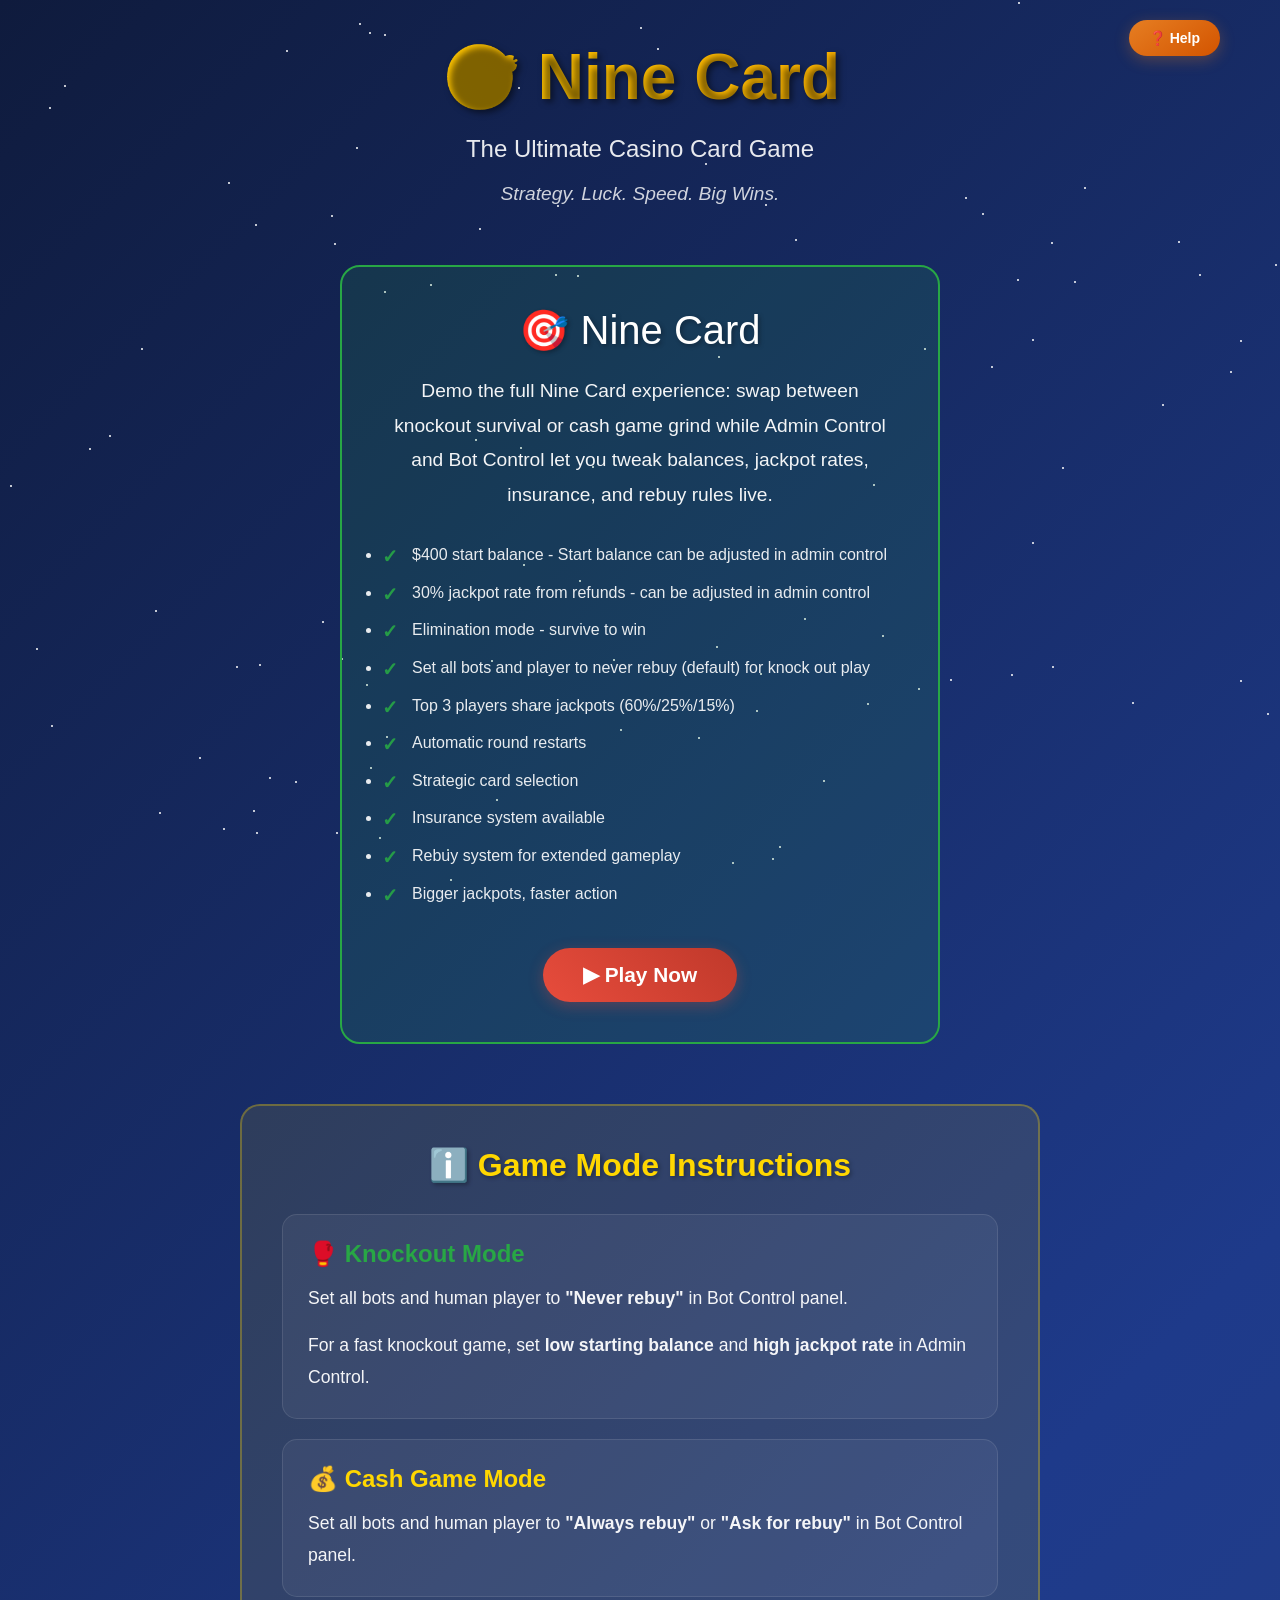
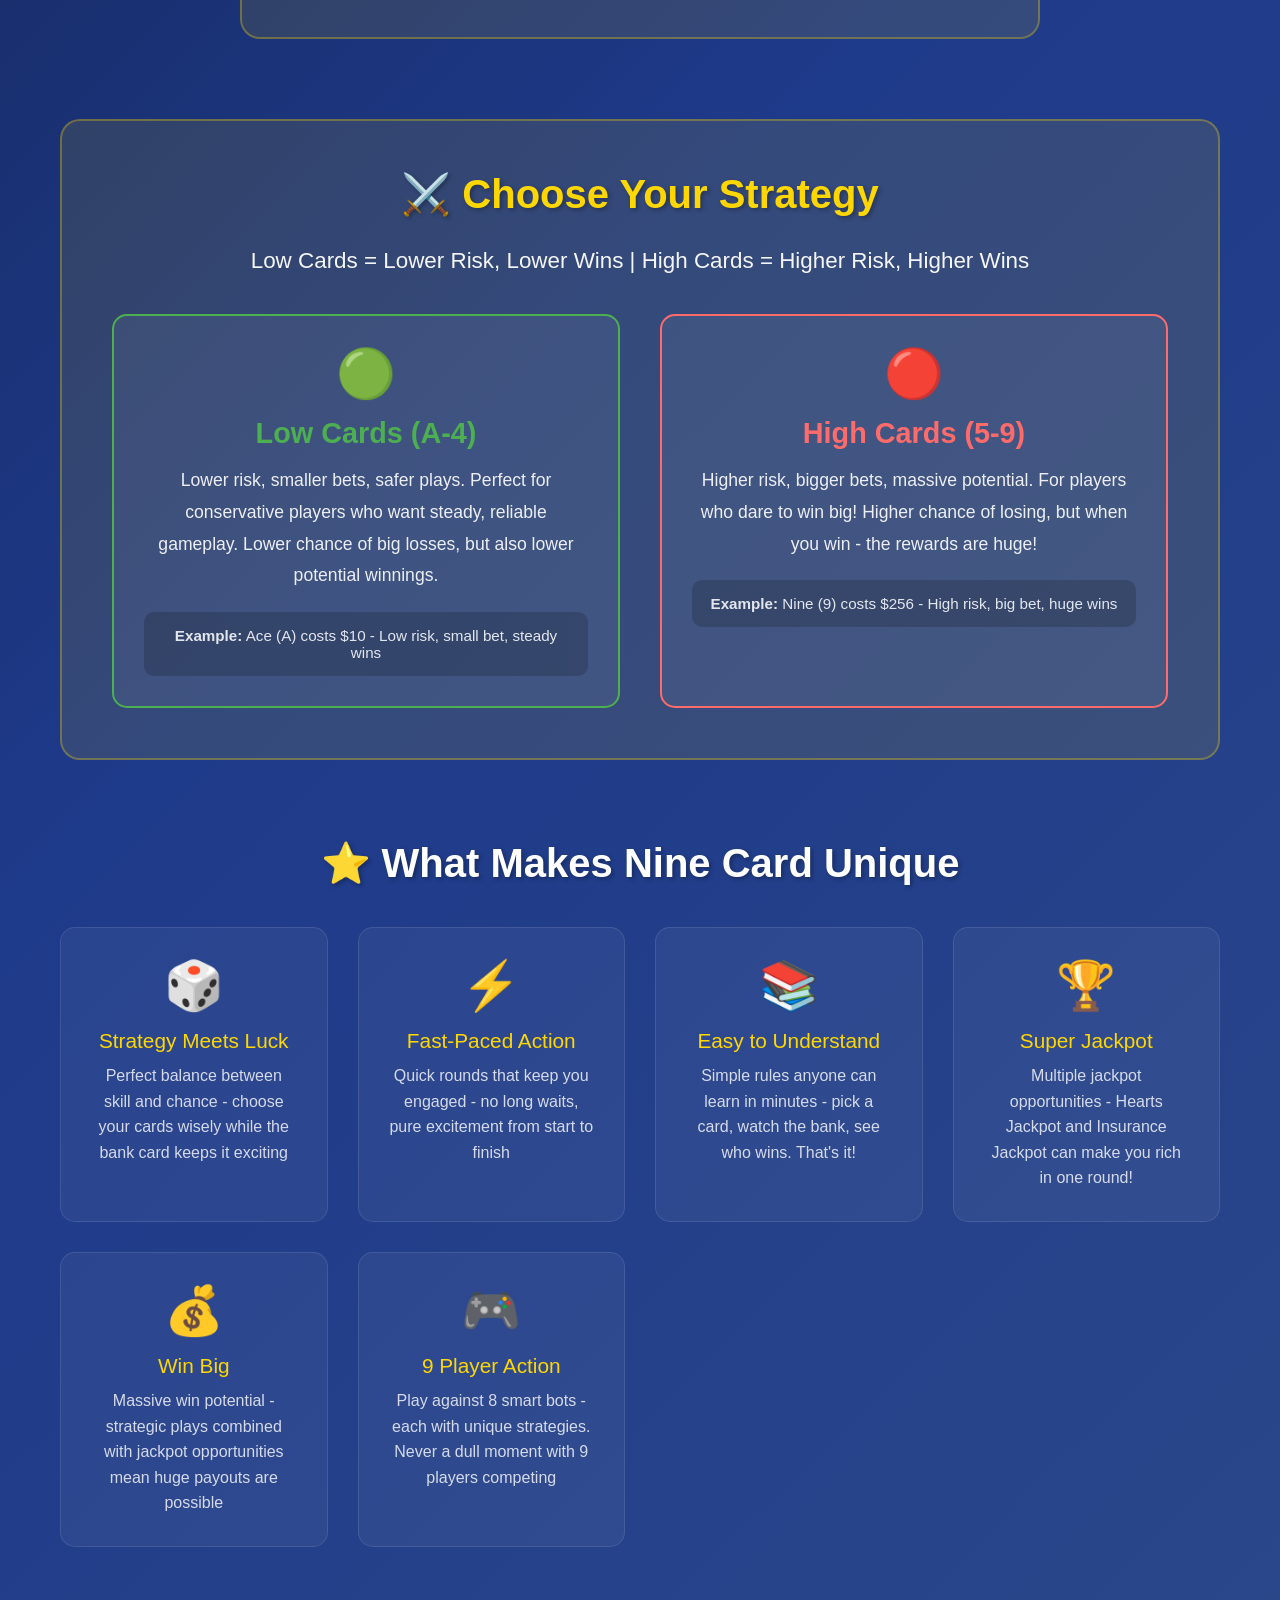
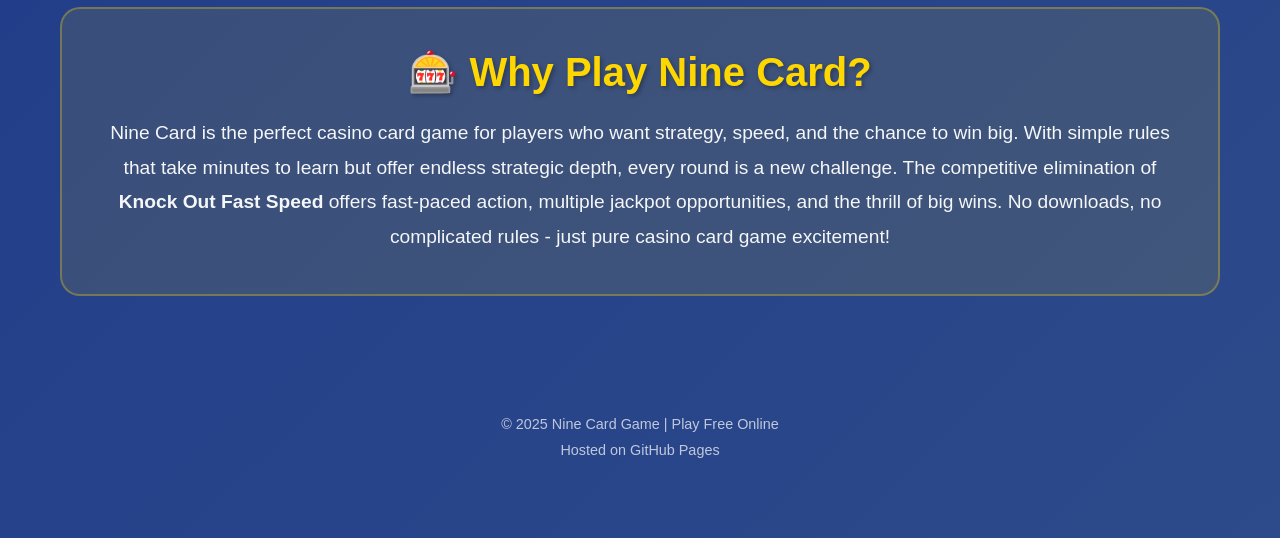
<file: index.html>
<!DOCTYPE html>
<html lang="en">
<head>
    <meta charset="UTF-8">
    <meta name="viewport" content="width=device-width, initial-scale=1.0">
    <title>Nine Card - Casino Card Game</title>
    <style>
        * {
            margin: 0;
            padding: 0;
            box-sizing: border-box;
        }
        
        body {
            font-family: 'Arial', sans-serif;
            background: linear-gradient(135deg, #0f1b3d 0%, #1e3a8a 50%, #2d4a8a 100%);
            color: #fff;
            min-height: 100vh;
            overflow-x: hidden;
        }
        
        .stars {
            position: fixed;
            width: 100%;
            height: 100%;
            top: 0;
            left: 0;
            z-index: 0;
            pointer-events: none;
        }
        
        .star {
            position: absolute;
            width: 2px;
            height: 2px;
            background: white;
            border-radius: 50%;
            animation: twinkle 3s infinite;
        }
        
        @keyframes twinkle {
            0%, 100% { opacity: 0.3; }
            50% { opacity: 1; }
        }
        
        .container {
            position: relative;
            z-index: 1;
            max-width: 1200px;
            margin: 0 auto;
            padding: 40px 20px;
        }
        
        header {
            text-align: center;
            margin-bottom: 60px;
            animation: fadeInDown 1s ease;
        }
        
        @keyframes fadeInDown {
            from {
                opacity: 0;
                transform: translateY(-30px);
            }
            to {
                opacity: 1;
                transform: translateY(0);
            }
        }
        
        h1 {
            font-size: 4em;
            margin-bottom: 20px;
            text-shadow: 3px 3px 6px rgba(0, 0, 0, 0.5);
            background: linear-gradient(45deg, #FFD700, #FFA500);
            -webkit-background-clip: text;
            -webkit-text-fill-color: transparent;
            background-clip: text;
        }
        
        .subtitle {
            font-size: 1.5em;
            opacity: 0.9;
            margin-bottom: 10px;
        }
        
        .tagline {
            font-size: 1.2em;
            margin-top: 20px;
            opacity: 0.8;
            font-style: italic;
        }
        
        .version-cards {
            display: flex;
            justify-content: center;
            align-items: center;
            margin-top: 60px;
            animation: fadeInUp 1s ease 0.3s both;
        }
        
        @media (max-width: 768px) {
            .version-cards {
                display: flex;
                justify-content: center;
            }
        }
        
        @keyframes fadeInUp {
            from {
                opacity: 0;
                transform: translateY(30px);
            }
            to {
                opacity: 1;
                transform: translateY(0);
            }
        }
        
        .version-card {
            background: rgba(255, 255, 255, 0.1);
            backdrop-filter: blur(10px);
            border: 2px solid rgba(255, 255, 255, 0.2);
            border-radius: 20px;
            padding: 40px;
            transition: all 0.4s ease;
            color: white;
            display: block;
            position: relative;
            overflow: hidden;
        }
        
        .version-card::before {
            content: '';
            position: absolute;
            top: 0;
            left: -100%;
            width: 100%;
            height: 100%;
            background: linear-gradient(90deg, transparent, rgba(255, 255, 255, 0.1), transparent);
            transition: left 0.5s;
            pointer-events: none;
        }
        
        .version-card:hover::before {
            left: 100%;
        }
        
        .version-card:hover {
            background: rgba(255, 255, 255, 0.15);
            border-color: rgba(255, 255, 255, 0.4);
            transform: translateY(-10px) scale(1.02);
            box-shadow: 0 20px 40px rgba(0, 0, 0, 0.3);
        }
        
        .version-card.knockout {
            border-color: #28a745;
            background: rgba(40, 167, 69, 0.15);
        }
        
        .version-card.knockout:hover {
            border-color: #28a745;
            background: rgba(40, 167, 69, 0.25);
            box-shadow: 0 20px 40px rgba(40, 167, 69, 0.3);
        }
        
        .version-card.cash {
            border-color: #FFD700;
            background: rgba(255, 215, 0, 0.1);
        }
        
        .version-card.cash:hover {
            border-color: #FFD700;
            background: rgba(255, 215, 0, 0.2);
            box-shadow: 0 20px 40px rgba(255, 215, 0, 0.3);
        }
        
        .version-title {
            font-size: 2.5em;
            margin-bottom: 20px;
            display: flex;
            align-items: center;
            justify-content: center;
            gap: 15px;
            text-shadow: 2px 2px 4px rgba(0, 0, 0, 0.3);
        }
        
        .version-badge {
            background: #28a745;
            color: white;
            padding: 8px 16px;
            border-radius: 20px;
            font-size: 0.4em;
            font-weight: bold;
            animation: pulse 2s infinite;
        }
        
        @keyframes pulse {
            0%, 100% { transform: scale(1); }
            50% { transform: scale(1.1); }
        }
        
        .version-description {
            font-size: 1.2em;
            margin-top: 20px;
            opacity: 0.95;
            line-height: 1.8;
            text-align: center;
            font-weight: 500;
        }
        
        .version-features {
            margin-top: 30px;
            text-align: left;
            font-size: 1em;
            opacity: 0.9;
        }
        
        .version-features li {
            margin: 12px 0;
            padding-left: 30px;
            position: relative;
            line-height: 1.6;
        }
        
        .version-features li:before {
            content: "✓";
            position: absolute;
            left: 0;
            color: #28a745;
            font-weight: bold;
            font-size: 1.2em;
        }
        
        .version-features.cash li:before {
            color: #FFD700;
        }
        
        .play-button {
            display: inline-block;
            margin-top: 30px;
            padding: 15px 40px;
            background: linear-gradient(45deg, #28a745, #20c997);
            color: white;
            text-decoration: none;
            border-radius: 50px;
            font-size: 1.3em;
            font-weight: bold;
            transition: all 0.3s;
            box-shadow: 0 4px 15px rgba(40, 167, 69, 0.3);
        }

        .play-button:hover {
            transform: scale(1.1);
            box-shadow: 0 6px 20px rgba(40, 167, 69, 0.5);
        }

        .play-button.fast-speed {
            background: linear-gradient(45deg, #e74c3c, #c0392b);
            box-shadow: 0 4px 15px rgba(231, 76, 60, 0.3);
        }

        .play-button.fast-speed:hover {
            box-shadow: 0 6px 20px rgba(231, 76, 60, 0.5);
        }

        .play-button.cash {
            background: linear-gradient(45deg, #FFD700, #FFA500);
            box-shadow: 0 4px 15px rgba(255, 215, 0, 0.3);
        }

        .play-button.cash:hover {
            box-shadow: 0 6px 20px rgba(255, 215, 0, 0.5);
        }
        
        .strategy-section {
            margin-top: 80px;
            background: rgba(255, 215, 0, 0.1);
            border: 2px solid rgba(255, 215, 0, 0.3);
            border-radius: 20px;
            padding: 50px;
            text-align: center;
            animation: fadeIn 1s ease 0.6s both;
        }
        
        @keyframes fadeIn {
            from { opacity: 0; }
            to { opacity: 1; }
        }
        
        .strategy-title {
            font-size: 2.5em;
            margin-bottom: 30px;
            color: #FFD700;
            text-shadow: 2px 2px 4px rgba(0, 0, 0, 0.3);
        }
        
        .strategy-subtitle {
            font-size: 1.4em;
            margin-bottom: 40px;
            opacity: 0.95;
            font-weight: 500;
        }
        
        .strategy-comparison {
            display: grid;
            grid-template-columns: 1fr 1fr;
            gap: 40px;
            margin-top: 40px;
        }
        
        .strategy-card {
            background: rgba(255, 255, 255, 0.05);
            border: 2px solid rgba(255, 255, 255, 0.1);
            border-radius: 15px;
            padding: 30px;
            transition: all 0.3s;
        }
        
        .strategy-card:hover {
            background: rgba(255, 255, 255, 0.1);
            transform: translateY(-5px);
        }
        
        .strategy-card.low {
            border-color: #4CAF50;
        }
        
        .strategy-card.high {
            border-color: #FF6B6B;
        }
        
        .strategy-icon {
            font-size: 3em;
            margin-bottom: 15px;
        }
        
        .strategy-name {
            font-size: 1.8em;
            margin-bottom: 15px;
            font-weight: bold;
        }
        
        .strategy-card.low .strategy-name {
            color: #4CAF50;
        }
        
        .strategy-card.high .strategy-name {
            color: #FF6B6B;
        }
        
        .strategy-description {
            font-size: 1.1em;
            line-height: 1.8;
            opacity: 0.9;
            margin-bottom: 20px;
        }
        
        .strategy-example {
            background: rgba(0, 0, 0, 0.2);
            border-radius: 10px;
            padding: 15px;
            margin-top: 15px;
            font-size: 0.95em;
            opacity: 0.85;
        }
        
        .unique-features {
            margin-top: 80px;
            text-align: center;
            animation: fadeIn 1s ease 0.9s both;
        }
        
        .unique-grid {
            display: grid;
            grid-template-columns: repeat(auto-fit, minmax(250px, 1fr));
            gap: 30px;
            margin-top: 40px;
        }
        
        .unique-card {
            background: rgba(255, 255, 255, 0.05);
            border: 1px solid rgba(255, 255, 255, 0.1);
            border-radius: 15px;
            padding: 30px;
            transition: all 0.3s;
        }
        
        .unique-card:hover {
            background: rgba(255, 255, 255, 0.1);
            transform: translateY(-5px);
        }
        
        .unique-icon {
            font-size: 3em;
            margin-bottom: 15px;
        }
        
        .unique-title {
            font-size: 1.3em;
            margin-bottom: 10px;
            color: #FFD700;
        }
        
        .unique-description {
            opacity: 0.8;
            line-height: 1.6;
        }
        
        .highlight-section {
            margin-top: 60px;
            background: rgba(255, 215, 0, 0.1);
            border: 2px solid rgba(255, 215, 0, 0.3);
            border-radius: 20px;
            padding: 40px;
            text-align: center;
        }
        
        .highlight-title {
            font-size: 2.5em;
            margin-bottom: 20px;
            color: #FFD700;
            text-shadow: 2px 2px 4px rgba(0, 0, 0, 0.3);
        }
        
        .highlight-text {
            font-size: 1.2em;
            line-height: 1.8;
            opacity: 0.95;
        }
        
        footer {
            text-align: center;
            margin-top: 80px;
            padding: 40px 20px;
            opacity: 0.7;
            font-size: 0.9em;
        }
        
        @media (max-width: 768px) {
            h1 {
                font-size: 2.5em;
            }
            
            .version-cards {
                grid-template-columns: 1fr;
                gap: 30px;
            }
            
            .version-title {
                font-size: 2em;
            }
            
            .strategy-comparison {
                grid-template-columns: 1fr;
            }
            
            .unique-grid {
                grid-template-columns: 1fr;
            }
            
            .strategy-section {
                padding: 30px 20px;
            }
        }
    </style>
</head>
<body>
    <div class="stars" id="stars"></div>
    
    <div class="container">
        <header>
            <div style="position: absolute; top: 20px; right: 20px;">
                <button onclick="window.open('knock-out-fast/index.html#help', '_blank')" style="display: inline-block; padding: 10px 20px; background: linear-gradient(145deg, #e67e22, #d35400); color: white; text-decoration: none; border: none; border-radius: 25px; font-weight: bold; font-size: 14px; box-shadow: 0 4px 15px rgba(230, 126, 34, 0.3); transition: all 0.3s; cursor: pointer;">❓ Help</button>
            </div>
            <h1>🎯 Nine Card</h1>
            <p class="subtitle">The Ultimate Casino Card Game</p>
            <p class="tagline">Strategy. Luck. Speed. Big Wins.</p>
        </header>
        
        <div class="version-cards">
            <div class="version-card knockout" style="max-width: 600px; width: 100%;">
                <div class="version-title">
                    🎯 Nine Card
                </div>
                <p class="version-description">
                    Demo the full Nine Card experience: swap between knockout survival or cash game grind while Admin Control and Bot Control let you tweak balances, jackpot rates, insurance, and rebuy rules live.
                </p>
                <ul class="version-features">
                    <li>$400 start balance - Start balance can be adjusted in admin control</li>
                    <li>30% jackpot rate from refunds - can be adjusted in admin control</li>
                    <li>Elimination mode - survive to win</li>
                    <li>Set all bots and player to never rebuy (default) for knock out play</li>
                    <li>Top 3 players share jackpots (60%/25%/15%)</li>
                    <li>Automatic round restarts</li>
                    <li>Strategic card selection</li>
                    <li>Insurance system available</li>
                    <li>Rebuy system for extended gameplay</li>
                    <li>Bigger jackpots, faster action</li>
                </ul>
                <div style="text-align: center;">
                    <a href="knock-out-fast/index.html" class="play-button fast-speed">▶ Play Now</a>
                </div>
            </div>
        </div>
        
        <section class="info-section" style="margin-top: 60px; background: rgba(255, 215, 0, 0.1); border: 2px solid rgba(255, 215, 0, 0.3); border-radius: 20px; padding: 40px; max-width: 800px; margin-left: auto; margin-right: auto; animation: fadeIn 1s ease 0.6s both;">
            <h2 style="font-size: 2em; margin-bottom: 30px; color: #FFD700; text-shadow: 2px 2px 4px rgba(0, 0, 0, 0.3); text-align: center;">ℹ️ Game Mode Instructions</h2>
            
            <div style="background: rgba(255, 255, 255, 0.05); border: 1px solid rgba(255, 255, 255, 0.1); border-radius: 15px; padding: 25px; margin-bottom: 20px;">
                <h3 style="font-size: 1.5em; margin-bottom: 15px; color: #28a745;">🥊 Knockout Mode</h3>
                <p style="font-size: 1.1em; line-height: 1.8; opacity: 0.95; margin-bottom: 15px;">
                    Set all bots and human player to <strong>"Never rebuy"</strong> in Bot Control panel.
                </p>
                <p style="font-size: 1.1em; line-height: 1.8; opacity: 0.95;">
                    For a fast knockout game, set <strong>low starting balance</strong> and <strong>high jackpot rate</strong> in Admin Control.
                </p>
            </div>
            
            <div style="background: rgba(255, 255, 255, 0.05); border: 1px solid rgba(255, 255, 255, 0.1); border-radius: 15px; padding: 25px;">
                <h3 style="font-size: 1.5em; margin-bottom: 15px; color: #FFD700;">💰 Cash Game Mode</h3>
                <p style="font-size: 1.1em; line-height: 1.8; opacity: 0.95;">
                    Set all bots and human player to <strong>"Always rebuy"</strong> or <strong>"Ask for rebuy"</strong> in Bot Control panel.
                </p>
            </div>
        </section>
        
        <section class="strategy-section">
            <h2 class="strategy-title">⚔️ Choose Your Strategy</h2>
            <p class="strategy-subtitle">
                Low Cards = Lower Risk, Lower Wins | High Cards = Higher Risk, Higher Wins
            </p>
            
            <div class="strategy-comparison">
                <div class="strategy-card low">
                    <div class="strategy-icon">🟢</div>
                    <div class="strategy-name">Low Cards (A-4)</div>
                    <div class="strategy-description">
                        Lower risk, smaller bets, safer plays. Perfect for conservative players who want steady, reliable gameplay. 
                        Lower chance of big losses, but also lower potential winnings.
                    </div>
                    <div class="strategy-example">
                        <strong>Example:</strong> Ace (A) costs $10 - Low risk, small bet, steady wins
                    </div>
                </div>
                
                <div class="strategy-card high">
                    <div class="strategy-icon">🔴</div>
                    <div class="strategy-name">High Cards (5-9)</div>
                    <div class="strategy-description">
                        Higher risk, bigger bets, massive potential. For players who dare to win big! 
                        Higher chance of losing, but when you win - the rewards are huge!
                    </div>
                    <div class="strategy-example">
                        <strong>Example:</strong> Nine (9) costs $256 - High risk, big bet, huge wins
                    </div>
                </div>
            </div>
        </section>
        
        <section class="unique-features">
            <h2 style="font-size: 2.5em; margin-bottom: 20px; text-shadow: 2px 2px 4px rgba(0, 0, 0, 0.3);">
                ⭐ What Makes Nine Card Unique
            </h2>
            <div class="unique-grid">
                <div class="unique-card">
                    <div class="unique-icon">🎲</div>
                    <div class="unique-title">Strategy Meets Luck</div>
                    <div class="unique-description">
                        Perfect balance between skill and chance - choose your cards wisely while the bank card keeps it exciting
                    </div>
                </div>
                
                <div class="unique-card">
                    <div class="unique-icon">⚡</div>
                    <div class="unique-title">Fast-Paced Action</div>
                    <div class="unique-description">
                        Quick rounds that keep you engaged - no long waits, pure excitement from start to finish
                    </div>
                </div>
                
                <div class="unique-card">
                    <div class="unique-icon">📚</div>
                    <div class="unique-title">Easy to Understand</div>
                    <div class="unique-description">
                        Simple rules anyone can learn in minutes - pick a card, watch the bank, see who wins. That's it!
                    </div>
                </div>
                
                <div class="unique-card">
                    <div class="unique-icon">🏆</div>
                    <div class="unique-title">Super Jackpot</div>
                    <div class="unique-description">
                        Multiple jackpot opportunities - Hearts Jackpot and Insurance Jackpot can make you rich in one round!
                    </div>
                </div>
                
                <div class="unique-card">
                    <div class="unique-icon">💰</div>
                    <div class="unique-title">Win Big</div>
                    <div class="unique-description">
                        Massive win potential - strategic plays combined with jackpot opportunities mean huge payouts are possible
                    </div>
                </div>
                
                <div class="unique-card">
                    <div class="unique-icon">🎮</div>
                    <div class="unique-title">9 Player Action</div>
                    <div class="unique-description">
                        Play against 8 smart bots - each with unique strategies. Never a dull moment with 9 players competing
                    </div>
                </div>
            </div>
        </section>
        
        <section class="highlight-section">
            <h2 class="highlight-title">🎰 Why Play Nine Card?</h2>
            <p class="highlight-text">
                Nine Card is the perfect casino card game for players who want strategy, speed, and the chance to win big. 
                With simple rules that take minutes to learn but offer endless strategic depth, every round is a new challenge. 
                The competitive elimination of <strong>Knock Out Fast Speed</strong> offers fast-paced action, multiple jackpot opportunities, 
                and the thrill of big wins. No downloads, no complicated rules - just pure casino card game excitement!
            </p>
        </section>
        
        <footer>
            <p>© 2025 Nine Card Game | Play Free Online</p>
            <p style="margin-top: 10px;">Hosted on GitHub Pages</p>
        </footer>
    </div>
    
    <script>
        // Create animated stars background
        function createStars() {
            const starsContainer = document.getElementById('stars');
            const numStars = 100;
            
            for (let i = 0; i < numStars; i++) {
                const star = document.createElement('div');
                star.className = 'star';
                star.style.left = Math.random() * 100 + '%';
                star.style.top = Math.random() * 100 + '%';
                star.style.animationDelay = Math.random() * 3 + 's';
                star.style.animationDuration = (Math.random() * 2 + 1) + 's';
                starsContainer.appendChild(star);
            }
        }
        
        createStars();
    </script>
</body>
</html>
</file>
